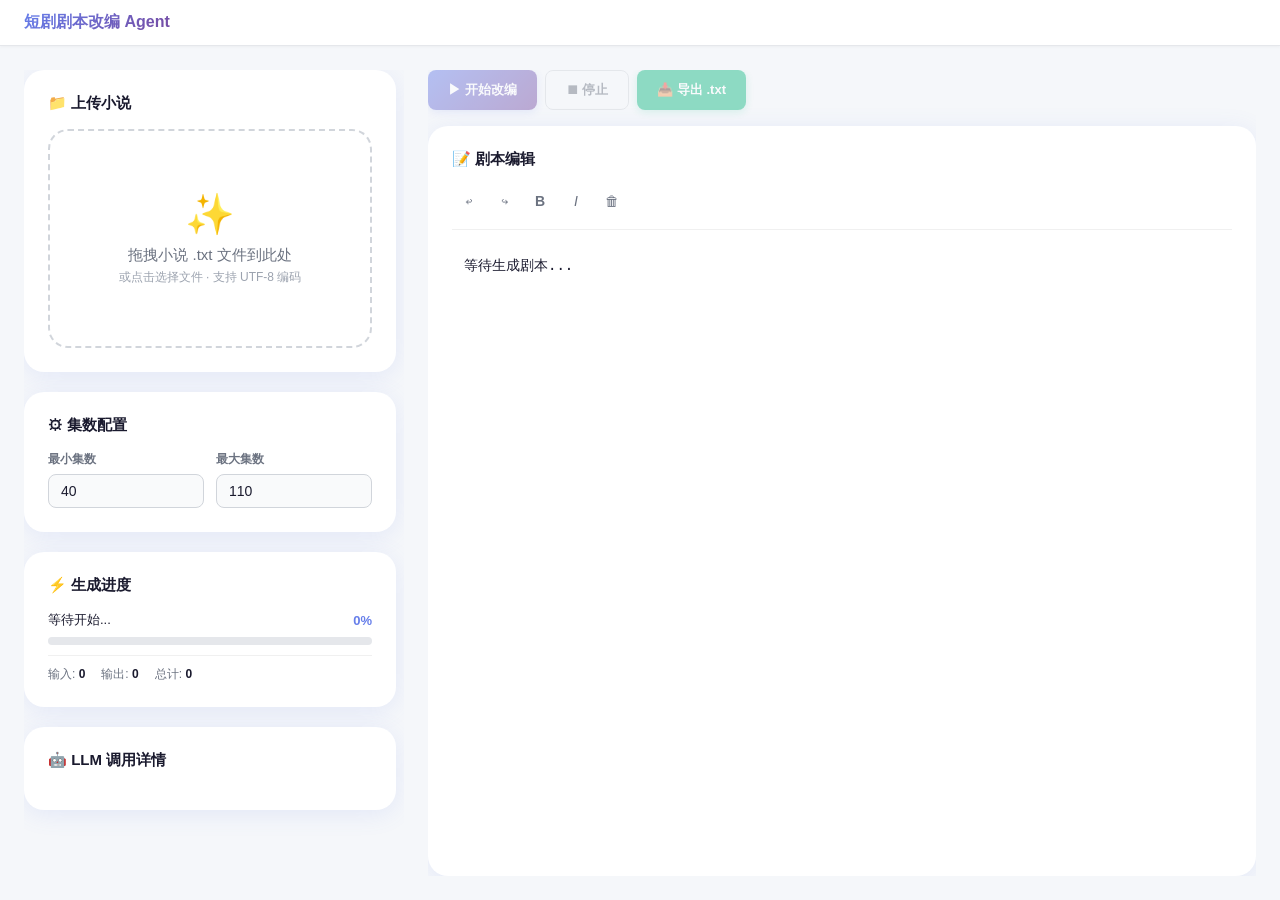
<file: web/index.html>
<!DOCTYPE html>
<html lang="zh-CN">
<head>
<meta charset="UTF-8">
<meta name="viewport" content="width=device-width, initial-scale=1.0">
<title>短剧剧本改编 Agent</title>
<link rel="stylesheet" href="css/style.css">
</head>
<body>

<div class="app-container">

  <!-- ==================== 主工作区 ==================== -->
  <div class="main-workspace">
    <!-- 顶栏 -->
    <div class="top-bar">
      <div class="logo">短剧剧本改编 Agent</div>
    </div>

    <!-- 主内容区 - 左右布局 -->
    <div class="content-area">
      <div class="layout-columns">

        <!-- 左侧栏：上传 + 进度 + LLM 详情 -->
        <div class="left-panel">
          <!-- 拖拽上传卡片 -->
          <div class="card">
            <div class="card-title">&#128193; 上传小说</div>
            <div class="drop-zone" id="dropZone">
              <div class="dz-content">
                <div class="dz-icon">&#10024;</div>
                <div class="dz-text">拖拽小说 .txt 文件到此处</div>
                <div class="dz-hint">或点击选择文件 &#183; 支持 UTF-8 编码</div>
              </div>
              <input type="file" id="fileInput" accept=".txt" style="display:none;">
            </div>
          </div>

          <!-- 集数配置卡片 -->
          <div class="card">
            <div class="card-title">&#9881; 集数配置</div>
            <div class="config-row">
              <div class="config-item">
                <label for="minEpisodes">最小集数</label>
                <input type="number" id="minEpisodes" value="40" min="1" max="200">
              </div>
              <div class="config-item">
                <label for="maxEpisodes">最大集数</label>
                <input type="number" id="maxEpisodes" value="110" min="1" max="200">
              </div>
            </div>
          </div>

          <!-- 进度卡片 -->
          <div class="card progress-section">
            <div class="card-title">&#9889; 生成进度</div>
            <div class="progress-info">
              <span class="progress-status" id="progressStatus">等待开始...</span>
              <span class="progress-percent" id="progressPercent">0%</span>
            </div>
            <div class="progress-track">
              <div class="progress-fill" id="progressFill" style="width: 0%;"></div>
            </div>
            <div class="token-stats" id="tokenStats">
              <span class="token-item">输入: <b id="tokenPrompt">0</b></span>
              <span class="token-item">输出: <b id="tokenCompletion">0</b></span>
              <span class="token-item">总计: <b id="tokenTotal">0</b></span>
            </div>
          </div>

          <!-- LLM 调用详情 -->
          <div class="card llm-trace-section">
            <div class="card-title">&#129302; LLM 调用详情</div>
            <div id="llmTraceList" class="trace-list"></div>
          </div>
        </div>

        <!-- 右侧栏：工具栏 + 编辑器 -->
        <div class="right-panel">
          <!-- 工具栏 -->
          <div class="toolbar">
            <button class="btn btn-primary" id="btnStart" onclick="startGeneration()" disabled>&#9654; 开始改编</button>
            <button class="btn btn-outline" id="btnStop" onclick="stopGeneration()" disabled>&#9209; 停止</button>
            <button class="btn btn-success" id="btnExport" onclick="exportScript()" disabled>&#128229; 导出 .txt</button>
          </div>

          <!-- 编辑器卡片 -->
          <div class="card editor-card">
            <div class="card-title">&#128221; 剧本编辑</div>
            <div class="editor-toolbar">
              <button title="撤销" onclick="document.execCommand('undo')">&#8617;</button>
              <button title="重做" onclick="document.execCommand('redo')">&#8618;</button>
              <button title="加粗" onclick="document.execCommand('bold')"><b>B</b></button>
              <button title="斜体" onclick="document.execCommand('italic')"><i>I</i></button>
              <button title="清空" onclick="clearEditor()">&#128465;</button>
            </div>
            <div class="editor-area" id="editor" contenteditable="true" spellcheck="false">等待生成剧本...</div>
          </div>
        </div>

      </div>
    </div>
  </div>

</div>

<!-- Toast 提示 -->
<div class="toast" id="toast"></div>

<script src="js/app.js"></script>
</body>
</html>
</file>
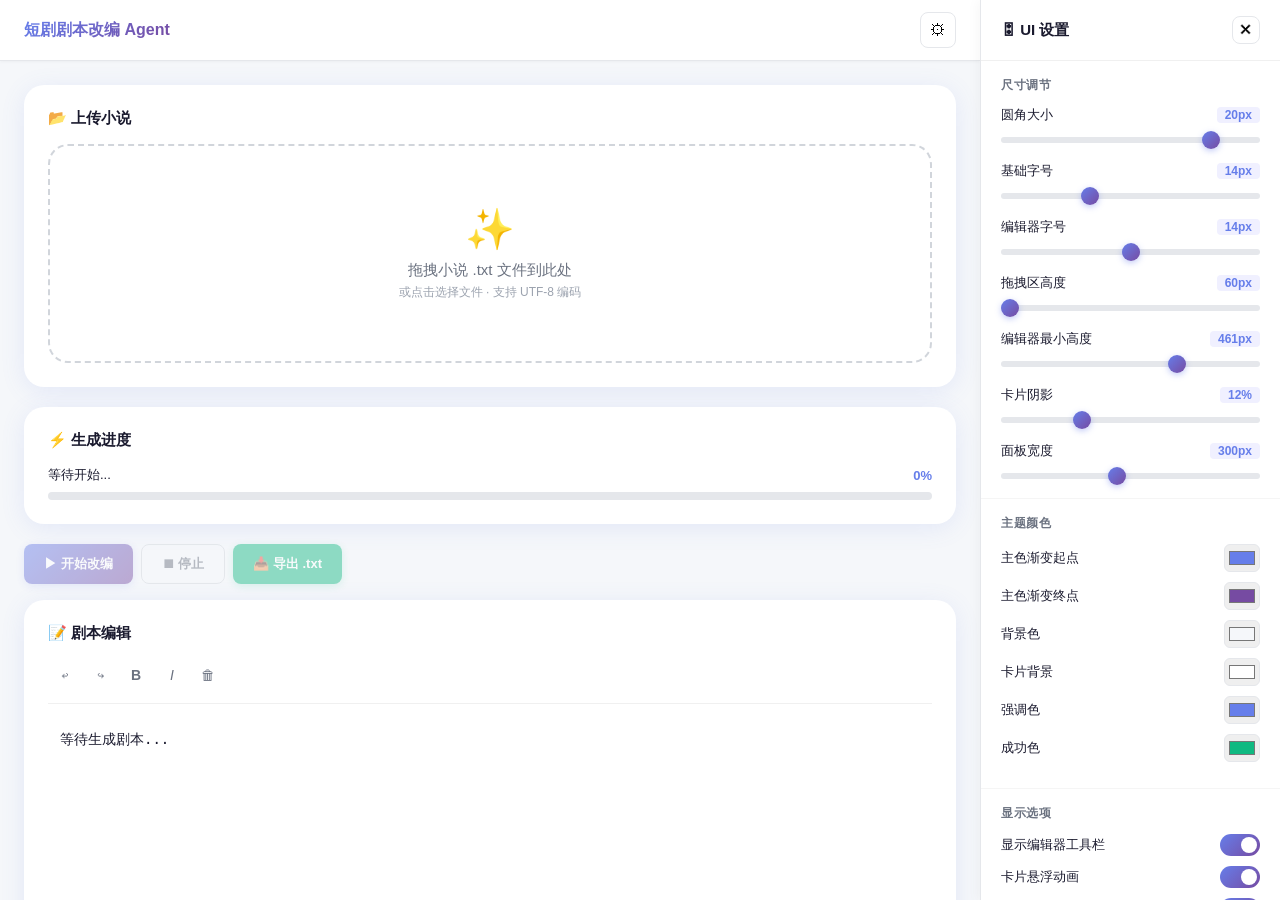
<file: docs/ui-design-c-optimized.html>
<!DOCTYPE html>
<html lang="zh-CN">
<head>
<meta charset="UTF-8">
<meta name="viewport" content="width=device-width, initial-scale=1.0">
<title>方案 C - UI 优化版</title>
<style>
/* ==================== CSS Variables (可调) ==================== */
:root {
  --primary-start: #667eea;
  --primary-end: #764ba2;
  --bg-color: #f5f7fa;
  --card-bg: #ffffff;
  --text-color: #1a1a2e;
  --text-secondary: #6b7280;
  --border-radius: 20px;
  --card-shadow: 0 4px 24px rgba(102, 126, 234, 0.12);
  --drop-zone-height: 60px;
  --editor-min-height: 461px;
  --font-size-base: 14px;
  --font-size-editor: 14px;
  --accent-color: #667eea;
  --success-color: #10b981;
}

/* ==================== Reset & Base ==================== */
* { margin: 0; padding: 0; box-sizing: border-box; }
body {
  font-family: -apple-system, BlinkMacSystemFont, "Segoe UI", "PingFang SC", "Microsoft YaHei", sans-serif;
  background: var(--bg-color);
  color: var(--text-color);
  font-size: var(--font-size-base);
  min-height: 100vh;
  transition: background 0.3s, font-size 0.2s;
}

/* ==================== Layout ==================== */
.app-container {
  display: flex;
  height: 100vh;
  overflow: hidden;
}

/* 右侧面板 - 控制面板 */
.control-panel {
  width: 300px;
  min-width: 260px;
  max-width: 400px;
  background: #fff;
  border-left: 1px solid #e5e7eb;
  display: flex;
  flex-direction: column;
  overflow-y: auto;
  box-shadow: -2px 0 12px rgba(0,0,0,0.04);
  transition: width 0.3s;
}
.control-panel.collapsed { width: 0; min-width: 0; overflow: hidden; border: none; }

.panel-header {
  padding: 16px 20px;
  border-bottom: 1px solid #f0f0f0;
  display: flex;
  align-items: center;
  justify-content: space-between;
  position: sticky;
  top: 0;
  background: #fff;
  z-index: 10;
}
.panel-header h3 {
  font-size: 15px;
  font-weight: 600;
}

.panel-section {
  padding: 16px 20px;
  border-bottom: 1px solid #f5f5f5;
}
.panel-section:last-child { border-bottom: none; }
.panel-section h4 {
  font-size: 12px;
  font-weight: 600;
  color: var(--text-secondary);
  text-transform: uppercase;
  letter-spacing: 0.5px;
  margin-bottom: 12px;
}

/* 滑动条控制 */
.slider-control {
  margin-bottom: 16px;
}
.slider-control:last-child { margin-bottom: 0; }
.slider-label {
  display: flex;
  justify-content: space-between;
  align-items: center;
  margin-bottom: 6px;
}
.slider-label span:first-child {
  font-size: 13px;
  font-weight: 500;
}
.slider-value {
  font-size: 12px;
  color: var(--accent-color);
  font-weight: 600;
  background: #f0f0ff;
  padding: 1px 8px;
  border-radius: 4px;
}
input[type="range"] {
  -webkit-appearance: none;
  appearance: none;
  width: 100%;
  height: 6px;
  border-radius: 3px;
  background: #e5e7eb;
  outline: none;
  cursor: pointer;
}
input[type="range"]::-webkit-slider-thumb {
  -webkit-appearance: none;
  appearance: none;
  width: 18px;
  height: 18px;
  border-radius: 50%;
  background: linear-gradient(135deg, var(--primary-start), var(--primary-end));
  box-shadow: 0 2px 6px rgba(102, 126, 234, 0.4);
  cursor: pointer;
  transition: transform 0.15s;
}
input[type="range"]::-webkit-slider-thumb:hover {
  transform: scale(1.15);
}

/* 颜色选择器 */
.color-row {
  display: flex;
  gap: 8px;
  align-items: center;
  margin-bottom: 10px;
}
.color-row label {
  font-size: 13px;
  flex: 1;
}
.color-row input[type="color"] {
  width: 36px;
  height: 28px;
  border: 1px solid #e5e7eb;
  border-radius: 6px;
  cursor: pointer;
  padding: 2px;
}

/* 开关 */
.switch-row {
  display: flex;
  justify-content: space-between;
  align-items: center;
  margin-bottom: 10px;
}
.switch-row label { font-size: 13px; }
.switch {
  position: relative;
  width: 40px;
  height: 22px;
}
.switch input { opacity: 0; width: 0; height: 0; }
.slider-switch {
  position: absolute;
  cursor: pointer;
  inset: 0;
  background: #d1d5db;
  border-radius: 22px;
  transition: 0.3s;
}
.slider-switch::before {
  content: "";
  position: absolute;
  height: 16px;
  width: 16px;
  left: 3px;
  bottom: 3px;
  background: #fff;
  border-radius: 50%;
  transition: 0.3s;
}
.switch input:checked + .slider-switch {
  background: linear-gradient(135deg, var(--primary-start), var(--primary-end));
}
.switch input:checked + .slider-switch::before {
  transform: translateX(18px);
}

/* 提示词复制按钮 */
.copy-prompt-section {
  padding: 16px 20px;
  background: #fafafe;
  border-bottom: 1px solid #f0f0f0;
}
.copy-prompt-btn {
  width: 100%;
  padding: 10px 16px;
  background: linear-gradient(135deg, var(--primary-start), var(--primary-end));
  color: #fff;
  border: none;
  border-radius: 8px;
  font-size: 13px;
  font-weight: 600;
  cursor: pointer;
  display: flex;
  align-items: center;
  justify-content: center;
  gap: 6px;
  transition: transform 0.15s, box-shadow 0.2s;
}
.copy-prompt-btn:hover {
  transform: translateY(-1px);
  box-shadow: 0 4px 12px rgba(102, 126, 234, 0.4);
}
.copy-prompt-btn:active { transform: scale(0.98); }
.copy-prompt-btn.copied {
  background: var(--success-color);
}

/* ==================== 主工作区 ==================== */
.main-workspace {
  flex: 1;
  display: flex;
  flex-direction: column;
  overflow: hidden;
  transition: all 0.3s;
}

/* 顶栏 */
.top-bar {
  display: flex;
  align-items: center;
  justify-content: space-between;
  padding: 12px 24px;
  background: var(--card-bg);
  border-bottom: 1px solid #e5e7eb;
  box-shadow: 0 1px 3px rgba(0,0,0,0.04);
}
.top-bar .logo {
  font-size: 16px;
  font-weight: 700;
  background: linear-gradient(135deg, var(--primary-start), var(--primary-end));
  -webkit-background-clip: text;
  -webkit-text-fill-color: transparent;
  background-clip: text;
}
.top-bar-actions {
  display: flex;
  gap: 8px;
  align-items: center;
}

/* 面板切换按钮 */
.toggle-panel-btn {
  width: 36px;
  height: 36px;
  border-radius: 8px;
  border: 1px solid #e5e7eb;
  background: #fff;
  cursor: pointer;
  display: flex;
  align-items: center;
  justify-content: center;
  font-size: 16px;
  transition: background 0.2s;
}
.toggle-panel-btn:hover { background: #f5f5f5; }

/* 主内容区 */
.content-area {
  flex: 1;
  overflow-y: auto;
  padding: 24px;
}

/* ==================== 卡片通用 ==================== */
.card {
  background: var(--card-bg);
  border-radius: var(--border-radius);
  box-shadow: var(--card-shadow);
  padding: 24px;
  margin-bottom: 20px;
  transition: box-shadow 0.3s, background 0.3s;
}
.card:hover { box-shadow: 0 8px 32px rgba(102, 126, 234, 0.16); }

.card-title {
  font-size: 15px;
  font-weight: 600;
  margin-bottom: 16px;
  display: flex;
  align-items: center;
  gap: 8px;
}

/* ==================== 拖拽上传区 ==================== */
.drop-zone {
  border: 2px dashed #d1d5db;
  border-radius: var(--border-radius);
  padding: var(--drop-zone-height);
  text-align: center;
  color: var(--text-secondary);
  transition: all 0.3s;
  cursor: pointer;
  position: relative;
  overflow: hidden;
}
.drop-zone::before {
  content: "";
  position: absolute;
  inset: 0;
  background: linear-gradient(135deg, var(--primary-start), var(--primary-end));
  opacity: 0;
  transition: opacity 0.3s;
}
.drop-zone:hover, .drop-zone.drag-over {
  border-color: var(--accent-color);
  color: var(--accent-color);
}
.drop-zone:hover::before, .drop-zone.drag-over::before {
  opacity: 0.04;
}
.drop-zone .dz-content {
  position: relative;
  z-index: 1;
}
.drop-zone .dz-icon {
  font-size: 40px;
  margin-bottom: 8px;
}
.drop-zone .dz-text {
  font-size: 15px;
  font-weight: 500;
}
.drop-zone .dz-hint {
  font-size: 12px;
  color: #9ca3af;
  margin-top: 4px;
}
.drop-zone.has-file {
  border-style: solid;
  border-color: var(--success-color);
  color: var(--success-color);
}

/* ==================== 进度条 ==================== */
.progress-section {
  margin-bottom: 20px;
}
.progress-info {
  display: flex;
  justify-content: space-between;
  align-items: center;
  margin-bottom: 8px;
}
.progress-status {
  font-size: 13px;
  font-weight: 500;
}
.progress-percent {
  font-size: 13px;
  font-weight: 600;
  color: var(--accent-color);
}
.progress-track {
  height: 8px;
  background: #e5e7eb;
  border-radius: 4px;
  overflow: hidden;
}
.progress-fill {
  height: 100%;
  background: linear-gradient(90deg, var(--primary-start), var(--primary-end));
  border-radius: 4px;
  transition: width 0.4s ease;
}

/* ==================== 工具栏 ==================== */
.toolbar {
  display: flex;
  gap: 8px;
  margin-bottom: 16px;
  flex-wrap: wrap;
}
.btn {
  display: inline-flex;
  align-items: center;
  gap: 6px;
  padding: 10px 20px;
  border-radius: 8px;
  border: none;
  font-size: 13px;
  cursor: pointer;
  font-weight: 600;
  transition: transform 0.15s, box-shadow 0.2s, opacity 0.2s;
}
.btn:hover:not(:disabled) { transform: translateY(-1px); }
.btn:active:not(:disabled) { transform: scale(0.97); }
.btn:disabled { opacity: 0.45; cursor: not-allowed; }
.btn-primary {
  background: linear-gradient(135deg, var(--primary-start), var(--primary-end));
  color: #fff;
  box-shadow: 0 2px 8px rgba(102, 126, 234, 0.3);
}
.btn-outline {
  background: transparent;
  border: 1px solid #d1d5db;
  color: var(--text-secondary);
}
.btn-success {
  background: var(--success-color);
  color: #fff;
  box-shadow: 0 2px 8px rgba(16, 185, 129, 0.3);
}

/* ==================== 编辑器 ==================== */
.editor-card .editor-toolbar {
  display: flex;
  gap: 4px;
  padding-bottom: 12px;
  border-bottom: 1px solid #f0f0f0;
  margin-bottom: 12px;
}
.editor-toolbar button {
  width: 32px;
  height: 32px;
  border: none;
  background: transparent;
  border-radius: 6px;
  cursor: pointer;
  font-size: 14px;
  display: flex;
  align-items: center;
  justify-content: center;
  transition: background 0.15s;
  color: var(--text-secondary);
}
.editor-toolbar button:hover { background: #f0f0f0; }

.editor-area {
  min-height: var(--editor-min-height);
  max-height: 60vh;
  overflow-y: auto;
  padding: 12px;
  font-family: "Cascadia Code", "Fira Code", "Consolas", "Source Code Pro", monospace;
  font-size: var(--font-size-editor);
  line-height: 1.7;
  color: var(--text-color);
  outline: none;
  border-radius: 6px;
  transition: box-shadow 0.2s;
  white-space: pre-wrap;
  word-wrap: break-word;
}
.editor-area:focus {
  box-shadow: inset 0 0 0 2px rgba(102, 126, 234, 0.2);
}

/* ==================== 流式打字效果 ==================== */
.streaming-cursor::after {
  content: "▌";
  animation: blink 0.8s infinite;
  color: var(--accent-color);
}
@keyframes blink {
  0%, 100% { opacity: 1; }
  50% { opacity: 0; }
}

/* ==================== Toast 提示 ==================== */
.toast {
  position: fixed;
  bottom: 24px;
  right: 24px;
  background: #1a1a2e;
  color: #fff;
  padding: 12px 20px;
  border-radius: 8px;
  font-size: 13px;
  box-shadow: 0 4px 16px rgba(0,0,0,0.2);
  z-index: 1000;
  opacity: 0;
  transform: translateY(8px);
  transition: all 0.3s;
  pointer-events: none;
}
.toast.show {
  opacity: 1;
  transform: translateY(0);
}

/* ==================== 响应式 ==================== */
@media (max-width: 768px) {
  .app-container { flex-direction: column; }
  .control-panel { width: 100%; max-width: none; border-left: none; border-top: 1px solid #e5e7eb; max-height: 300px; }
}
</style>
</head>
<body>

<div class="app-container">

  <!-- ==================== 主工作区 ==================== -->
  <div class="main-workspace">
    <!-- 顶栏 -->
    <div class="top-bar">
      <div class="logo">短剧剧本改编 Agent</div>
      <div class="top-bar-actions">
        <button class="toggle-panel-btn" onclick="togglePanel()" title="UI 设置面板">⚙</button>
      </div>
    </div>

    <!-- 主内容区 -->
    <div class="content-area">

      <!-- 拖拽上传卡片 -->
      <div class="card">
        <div class="card-title">📂 上传小说</div>
        <div class="drop-zone" id="dropZone">
          <div class="dz-content">
            <div class="dz-icon">✨</div>
            <div class="dz-text">拖拽小说 .txt 文件到此处</div>
            <div class="dz-hint">或点击选择文件 · 支持 UTF-8 编码</div>
          </div>
          <input type="file" id="fileInput" accept=".txt" style="display:none;">
        </div>
      </div>

      <!-- 进度卡片 -->
      <div class="card progress-section">
        <div class="card-title">⚡ 生成进度</div>
        <div class="progress-info">
          <span class="progress-status" id="progressStatus">等待开始...</span>
          <span class="progress-percent" id="progressPercent">0%</span>
        </div>
        <div class="progress-track">
          <div class="progress-fill" id="progressFill" style="width: 0%;"></div>
        </div>
      </div>

      <!-- 工具栏 -->
      <div class="toolbar">
        <button class="btn btn-primary" id="btnStart" onclick="startGeneration()">▶ 开始改编</button>
        <button class="btn btn-outline" id="btnStop" onclick="stopGeneration()" disabled>⏹ 停止</button>
        <button class="btn btn-success" id="btnExport" onclick="exportScript()" disabled>📥 导出 .txt</button>
      </div>

      <!-- 编辑器卡片 -->
      <div class="card editor-card">
        <div class="card-title">📝 剧本编辑</div>
        <div class="editor-toolbar">
          <button title="撤销" onclick="document.execCommand('undo')">↩</button>
          <button title="重做" onclick="document.execCommand('redo')">↪</button>
          <button title="加粗" onclick="document.execCommand('bold')"><b>B</b></button>
          <button title="斜体" onclick="document.execCommand('italic')"><i>I</i></button>
          <button title="清空" onclick="clearEditor()">🗑</button>
        </div>
        <div class="editor-area" id="editor" contenteditable="true" spellcheck="false">等待生成剧本...</div>
      </div>

    </div>
  </div>

  <!-- ==================== 右侧控制面板 ==================== -->
  <div class="control-panel" id="controlPanel">
    <div class="panel-header">
      <h3>🎛 UI 设置</h3>
      <button class="toggle-panel-btn" onclick="togglePanel()" style="width:28px;height:28px;font-size:14px;">✕</button>
    </div>

    <!-- 尺寸调节 -->
    <div class="panel-section">
      <h4>尺寸调节</h4>

      <div class="slider-control">
        <div class="slider-label">
          <span>圆角大小</span>
          <span class="slider-value" id="radiusVal">20px</span>
        </div>
        <input type="range" min="0" max="24" value="20" oninput="updateCSSVar('--border-radius', this.value + 'px', 'radiusVal')">
      </div>

      <div class="slider-control">
        <div class="slider-label">
          <span>基础字号</span>
          <span class="slider-value" id="fontSizeVal">14px</span>
        </div>
        <input type="range" min="12" max="18" value="14" oninput="updateCSSVar('--font-size-base', this.value + 'px', 'fontSizeVal')">
      </div>

      <div class="slider-control">
        <div class="slider-label">
          <span>编辑器字号</span>
          <span class="slider-value" id="editorFontVal">14px</span>
        </div>
        <input type="range" min="10" max="18" value="14" oninput="updateCSSVar('--font-size-editor', this.value + 'px', 'editorFontVal')">
      </div>

      <div class="slider-control">
        <div class="slider-label">
          <span>拖拽区高度</span>
          <span class="slider-value" id="dropZoneVal">60px</span>
        </div>
        <input type="range" min="60" max="200" value="60" oninput="updateCSSVar('--drop-zone-height', this.value + 'px', 'dropZoneVal')">
      </div>

      <div class="slider-control">
        <div class="slider-label">
          <span>编辑器最小高度</span>
          <span class="slider-value" id="editorHeightVal">461px</span>
        </div>
        <input type="range" min="150" max="600" value="461" oninput="updateCSSVar('--editor-min-height', this.value + 'px', 'editorHeightVal')">
      </div>

      <div class="slider-control">
        <div class="slider-label">
          <span>卡片阴影</span>
          <span class="slider-value" id="shadowVal">12%</span>
        </div>
        <input type="range" min="0" max="40" value="12" oninput="updateShadow(this.value)">
      </div>

      <div class="slider-control">
        <div class="slider-label">
          <span>面板宽度</span>
          <span class="slider-value" id="panelWidthVal">300px</span>
        </div>
        <input type="range" min="220" max="400" value="300" oninput="updatePanelWidth(this.value)">
      </div>
    </div>

    <!-- 颜色调节 -->
    <div class="panel-section">
      <h4>主题颜色</h4>

      <div class="color-row">
        <label>主色渐变起点</label>
        <input type="color" value="#667eea" oninput="updateCSSVar('--primary-start', this.value)">
      </div>
      <div class="color-row">
        <label>主色渐变终点</label>
        <input type="color" value="#764ba2" oninput="updateCSSVar('--primary-end', this.value)">
      </div>
      <div class="color-row">
        <label>背景色</label>
        <input type="color" value="#f5f7fa" oninput="updateCSSVar('--bg-color', this.value)">
      </div>
      <div class="color-row">
        <label>卡片背景</label>
        <input type="color" value="#ffffff" oninput="updateCSSVar('--card-bg', this.value)">
      </div>
      <div class="color-row">
        <label>强调色</label>
        <input type="color" value="#667eea" oninput="updateCSSVar('--accent-color', this.value)">
      </div>
      <div class="color-row">
        <label>成功色</label>
        <input type="color" value="#10b981" oninput="updateCSSVar('--success-color', this.value)">
      </div>
    </div>

    <!-- 开关 -->
    <div class="panel-section">
      <h4>显示选项</h4>

      <div class="switch-row">
        <label>显示编辑器工具栏</label>
        <label class="switch">
          <input type="checkbox" checked onchange="document.querySelector('.editor-toolbar').style.display = this.checked ? 'flex' : 'none'">
          <span class="slider-switch"></span>
        </label>
      </div>

      <div class="switch-row">
        <label>卡片悬浮动画</label>
        <label class="switch">
          <input type="checkbox" checked id="cardHoverToggle">
          <span class="slider-switch"></span>
        </label>
      </div>

      <div class="switch-row">
        <label>流式光标闪烁</label>
        <label class="switch">
          <input type="checkbox" checked onchange="document.getElementById('editor').classList.toggle('streaming-cursor', this.checked)">
          <span class="slider-switch"></span>
        </label>
      </div>
    </div>

    <!-- 提示词复制 -->
    <div class="copy-prompt-section">
      <button class="copy-prompt-btn" id="copyPromptBtn" onclick="copyPrompt()">
        📋 复制 UI 调整提示词
      </button>
    </div>
  </div>

</div>

<!-- Toast 提示 -->
<div class="toast" id="toast"></div>

<script>
// ==================== CSS 变量更新 ====================
function updateCSSVar(name, value, valId) {
  document.documentElement.style.setProperty(name, value);
  if (valId) document.getElementById(valId).textContent = value;
}

function updateShadow(val) {
  document.getElementById('shadowVal').textContent = val + '%';
  const v = val / 100;
  document.documentElement.style.setProperty('--card-shadow',
    `0 4px 24px rgba(102, 126, 234, ${v})`);
}

function updatePanelWidth(val) {
  document.getElementById('panelWidthVal').textContent = val + 'px';
  document.getElementById('controlPanel').style.width = val + 'px';
}

// ==================== 面板切换 ====================
function togglePanel() {
  document.getElementById('controlPanel').classList.toggle('collapsed');
}

// ==================== Toast ====================
function showToast(msg, duration = 2000) {
  const t = document.getElementById('toast');
  t.textContent = msg;
  t.classList.add('show');
  setTimeout(() => t.classList.remove('show'), duration);
}

// ==================== 文件拖拽 ====================
const dropZone = document.getElementById('dropZone');
const fileInput = document.getElementById('fileInput');

dropZone.addEventListener('click', () => fileInput.click());

dropZone.addEventListener('dragover', (e) => {
  e.preventDefault();
  dropZone.classList.add('drag-over');
});
dropZone.addEventListener('dragleave', () => dropZone.classList.remove('drag-over'));
dropZone.addEventListener('drop', (e) => {
  e.preventDefault();
  dropZone.classList.remove('drag-over');
  const file = e.dataTransfer.files[0];
  if (file && file.name.endsWith('.txt')) handleFile(file);
  else showToast('请上传 .txt 文件');
});
fileInput.addEventListener('change', (e) => {
  if (e.target.files[0]) handleFile(e.target.files[0]);
});

function handleFile(file) {
  dropZone.classList.add('has-file');
  dropZone.querySelector('.dz-content').innerHTML = `
    <div class="dz-icon">✓</div>
    <div class="dz-text">${file.name}</div>
    <div class="dz-hint">${(file.size / 1024).toFixed(1)} KB · 已加载</div>
  `;
  document.getElementById('btnStart').disabled = false;
  showToast('文件已加载: ' + file.name);
}

// ==================== 模拟流式生成 ====================
let generating = false;
let genInterval = null;

const sampleScript = `第一集

1-1 日 内 贺家客厅

△ 贺夫人坐在沙发上，神色焦急。茶几上放着一张泛黄的照片。

贺夫人（焦急）：大小姐到底去了哪里？这都三天了！

△ 门铃响起，保姆快步走去开门。

保姆：夫人，有人找您！

△ 门口站着一个浑身湿透的年轻女子，正是失踪三天的大小姐贺晚。

贺晚（冷笑）：我回来了。不过，我不是一个人回来的。

△ 贺晚侧身，身后跟着一个高大的男人。

【闪回】

2-1 夜 外 雨夜街道

△ 贺晚独自走在雨中，手里紧紧攥着一份DNA鉴定报告。

贺晚（OS）：原来这么多年，我才是那个被调换的真千金。

【闪出】

3-1 日 内 贺家客厅

△ 贺夫人脸色瞬间苍白。

贺夫人（颤抖）：你......你是谁？

贺晚：我是谁不重要。重要的是，你们贺家欠我的，该还了。`;

function startGeneration() {
  if (generating) return;
  generating = true;

  const btnStart = document.getElementById('btnStart');
  const btnStop = document.getElementById('btnStop');
  const btnExport = document.getElementById('btnExport');
  const editor = document.getElementById('editor');
  const status = document.getElementById('progressStatus');
  const percent = document.getElementById('progressPercent');
  const fill = document.getElementById('progressFill');

  btnStart.disabled = true;
  btnStop.disabled = false;
  btnExport.disabled = true;
  editor.textContent = '';
  editor.classList.add('streaming-cursor');


  let i = 0;
  const speed = 30;
  genInterval = setInterval(() => {
    if (i < sampleScript.length) {
      editor.textContent += sampleScript[i];
      i++;
      const p = Math.min(100, Math.floor((i / sampleScript.length) * 100));
      fill.style.width = p + '%';
      percent.textContent = p + '%';
      status.textContent = `正在生成... ${i}/${sampleScript.length} 字符`;
      editor.scrollTop = editor.scrollHeight;
    } else {
      clearInterval(genInterval);
      generating = false;
      btnStart.disabled = false;
      btnStop.disabled = true;
      btnExport.disabled = false;
      editor.classList.remove('streaming-cursor');
      status.textContent = '生成完成！';
      showToast('剧本生成完成！可以编辑后导出。');
    }
  }, speed);
}

function stopGeneration() {
  if (!generating) return;
  clearInterval(genInterval);
  generating = false;
  document.getElementById('btnStart').disabled = false;
  document.getElementById('btnStop').disabled = true;
  document.getElementById('editor').classList.remove('streaming-cursor');
  document.getElementById('progressStatus').textContent = '已停止';
  showToast('生成已停止');
}

// ==================== 导出 ====================
function exportScript() {
  const content = document.getElementById('editor').textContent;
  if (!content || content === '等待生成剧本...') {
    showToast('没有可导出的内容');
    return;
  }
  const blob = new Blob([content], { type: 'text/plain;charset=utf-8' });
  const url = URL.createObjectURL(blob);
  const a = document.createElement('a');
  a.href = url;
  a.download = '短剧剧本.txt';
  a.click();
  URL.revokeObjectURL(url);
  showToast('剧本已导出！');
}

// ==================== 清空编辑器 ====================
function clearEditor() {
  document.getElementById('editor').textContent = '';
}

// ==================== 提示词复制 ====================
function copyPrompt() {
  const root = getComputedStyle(document.documentElement);
  const vars = {
    'border-radius': root.getPropertyValue('--border-radius').trim(),
    'font-size-base': root.getPropertyValue('--font-size-base').trim(),
    'font-size-editor': root.getPropertyValue('--font-size-editor').trim(),
    'drop-zone-height': root.getPropertyValue('--drop-zone-height').trim(),
    'editor-min-height': root.getPropertyValue('--editor-min-height').trim(),
    'primary-start': root.getPropertyValue('--primary-start').trim(),
    'primary-end': root.getPropertyValue('--primary-end').trim(),
    'bg-color': root.getPropertyValue('--bg-color').trim(),
    'card-bg': root.getPropertyValue('--card-bg').trim(),
    'accent-color': root.getPropertyValue('--accent-color').trim(),
    'success-color': root.getPropertyValue('--success-color').trim(),
  };

  const prompt = `请帮我调整短剧剧本改编页面的 UI，具体参数如下：
- 圆角大小: ${vars['border-radius']}
- 基础字号: ${vars['font-size-base']}
- 编辑器字号: ${vars['font-size-editor']}
- 拖拽区高度: ${vars['drop-zone-height']}
- 编辑器最小高度: ${vars['editor-min-height']}
- 主色渐变起点: ${vars['primary-start']}
- 主色渐变终点: ${vars['primary-end']}
- 背景色: ${vars['bg-color']}
- 卡片背景: ${vars['card-bg']}
- 强调色: ${vars['accent-color']}
- 成功色: ${vars['success-color']}

请在方案 C 的基础上应用这些 UI 调整。`;

  navigator.clipboard.writeText(prompt).then(() => {
    const btn = document.getElementById('copyPromptBtn');
    btn.classList.add('copied');
    btn.textContent = '✓ 已复制到剪贴板';
    showToast('提示词已复制！粘贴给 AI 即可应用调整。');
    setTimeout(() => {
      btn.classList.remove('copied');
      btn.innerHTML = '📋 复制 UI 调整提示词';
    }, 3000);
  }).catch(() => {
    // 降级方案：选中 textarea
    const ta = document.createElement('textarea');
    ta.value = prompt;
    document.body.appendChild(ta);
    ta.select();
    document.execCommand('copy');
    document.body.removeChild(ta);
    showToast('提示词已复制（降级方式）');
  });
}

// 初始化按钮状态
document.getElementById('btnStart').disabled = true;
</script>
</body>
</html>
</file>
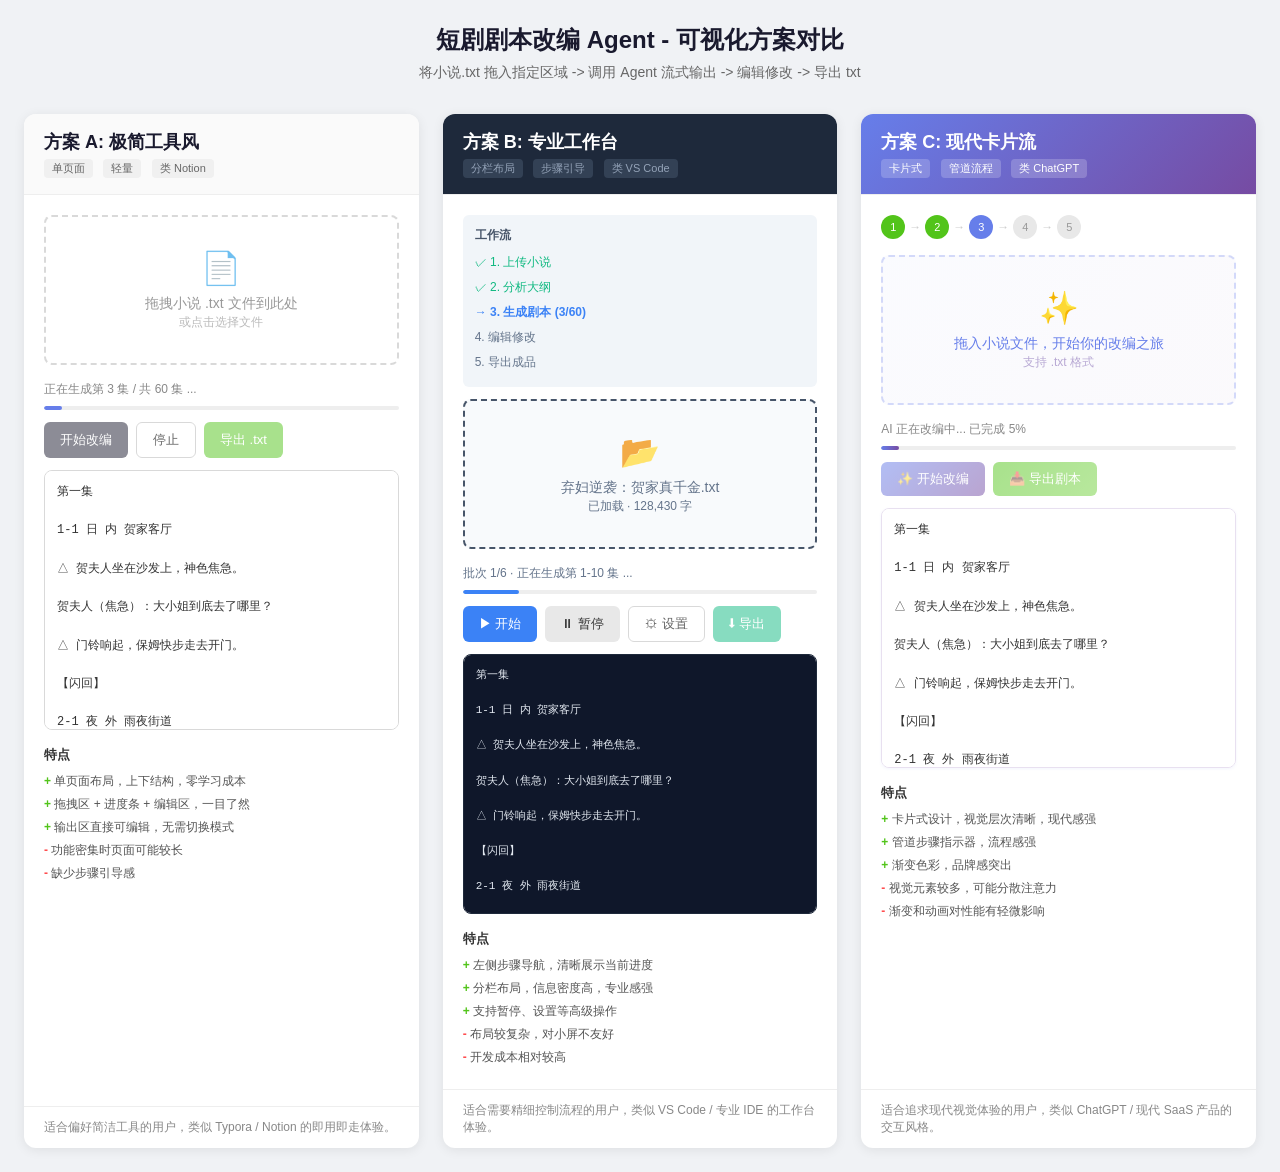
<file: docs/ui-design-comparison.html>
<!DOCTYPE html>
<html lang="zh-CN">
<head>
<meta charset="UTF-8">
<meta name="viewport" content="width=device-width, initial-scale=1.0">
<title>短剧剧本改编 Agent - UI 方案对比</title>
<style>
  /* ==================== 全局 ==================== */
  * { margin: 0; padding: 0; box-sizing: border-box; }
  body {
    font-family: -apple-system, BlinkMacSystemFont, "Segoe UI", "PingFang SC", "Microsoft YaHei", sans-serif;
    background: #f0f2f5;
    color: #1a1a2e;
    padding: 24px;
  }
  h1.page-title {
    text-align: center;
    font-size: 24px;
    margin-bottom: 8px;
    color: #1a1a2e;
  }
  p.page-subtitle {
    text-align: center;
    font-size: 14px;
    color: #666;
    margin-bottom: 32px;
  }

  /* 网格布局 */
  .grid {
    display: grid;
    grid-template-columns: repeat(3, 1fr);
    gap: 24px;
    max-width: 1600px;
    margin: 0 auto;
  }
  @media (max-width: 1200px) {
    .grid { grid-template-columns: 1fr; max-width: 600px; }
  }

  /* 方案卡片容器 */
  .scheme {
    background: #fff;
    border-radius: 12px;
    overflow: hidden;
    box-shadow: 0 2px 12px rgba(0,0,0,0.08);
    display: flex;
    flex-direction: column;
  }
  .scheme-header {
    padding: 16px 20px;
    border-bottom: 1px solid #eee;
  }
  .scheme-header h2 {
    font-size: 18px;
    margin-bottom: 4px;
  }
  .scheme-header .tag {
    display: inline-block;
    font-size: 11px;
    padding: 2px 8px;
    border-radius: 4px;
    margin-right: 6px;
    font-weight: 500;
  }
  .scheme-body {
    padding: 20px;
    flex: 1;
  }
  .scheme-footer {
    padding: 12px 20px;
    border-top: 1px solid #eee;
    font-size: 12px;
    color: #888;
  }

  /* 通用组件模拟 */
  .drop-zone {
    border: 2px dashed #ccc;
    border-radius: 8px;
    padding: 32px 16px;
    text-align: center;
    color: #999;
    font-size: 14px;
    transition: border-color .2s;
    cursor: pointer;
    margin-bottom: 16px;
  }
  .drop-zone:hover { border-color: #667eea; color: #667eea; }
  .drop-zone .icon { font-size: 32px; margin-bottom: 8px; }

  .output-area {
    background: #fafafa;
    border: 1px solid #e8e8e8;
    border-radius: 8px;
    padding: 12px;
    font-family: "Cascadia Code", "Fira Code", "Consolas", monospace;
    font-size: 12px;
    line-height: 1.6;
    max-height: 260px;
    overflow-y: auto;
    white-space: pre-wrap;
    color: #333;
    margin-bottom: 12px;
  }

  .toolbar {
    display: flex;
    gap: 8px;
    margin-bottom: 12px;
  }
  .btn {
    display: inline-flex;
    align-items: center;
    gap: 4px;
    padding: 8px 16px;
    border-radius: 6px;
    border: none;
    font-size: 13px;
    cursor: pointer;
    font-weight: 500;
  }
  .btn-primary { background: #667eea; color: #fff; }
  .btn-secondary { background: #e8e8e8; color: #333; }
  .btn-success { background: #52c41a; color: #fff; }
  .btn-outline { background: transparent; border: 1px solid #d9d9d9; color: #666; }
  .btn:disabled { opacity: 0.5; cursor: not-allowed; }

  .progress-bar {
    height: 4px;
    background: #eee;
    border-radius: 2px;
    overflow: hidden;
    margin-bottom: 12px;
  }
  .progress-bar .fill {
    height: 100%;
    background: #667eea;
    border-radius: 2px;
    transition: width .3s;
  }

  .status-text {
    font-size: 12px;
    color: #888;
    margin-bottom: 8px;
  }

  .editable {
    outline: none;
  }
  .editable:focus {
    box-shadow: inset 0 0 0 2px #667eea33;
  }

  /* ==================== 方案 A: 极简工具风 ==================== */
  .scheme-a .scheme-header { background: #fafafa; }
  .scheme-a .tag { background: #f0f0f0; color: #666; }
  .scheme-a .drop-zone { border-color: #d9d9d9; background: #fff; }
  .scheme-a .output-area { background: #fff; border-color: #d9d9d9; }
  .scheme-a .btn-primary { background: #1a1a2e; }

  /* ==================== 方案 B: 专业工作台 ==================== */
  .scheme-b .scheme-header { background: #1e293b; color: #fff; }
  .scheme-b .tag { background: #334155; color: #94a3b8; }
  .scheme-b .drop-zone { border-color: #475569; background: #f8fafc; color: #64748b; }
  .scheme-b .drop-zone:hover { border-color: #3b82f6; color: #3b82f6; }
  .scheme-b .output-area { background: #0f172a; color: #e2e8f0; border-color: #1e293b; font-size: 11px; }
  .scheme-b .btn-primary { background: #3b82f6; }
  .scheme-b .btn-success { background: #10b981; }
  .scheme-b .progress-bar .fill { background: #3b82f6; }
  .scheme-b .status-text { color: #64748b; }
  .scheme-b .sidebar {
    background: #f1f5f9;
    border-radius: 6px;
    padding: 12px;
    margin-bottom: 12px;
    font-size: 12px;
  }
  .scheme-b .sidebar h4 { font-size: 12px; color: #475569; margin-bottom: 6px; }
  .scheme-b .sidebar .step { padding: 4px 0; color: #64748b; }
  .scheme-b .sidebar .step.active { color: #3b82f6; font-weight: 600; }
  .scheme-b .sidebar .step.done { color: #10b981; }

  /* ==================== 方案 C: 现代卡片流 ==================== */
  .scheme-c .scheme-header { background: linear-gradient(135deg, #667eea 0%, #764ba2 100%); color: #fff; }
  .scheme-c .tag { background: rgba(255,255,255,0.2); color: #fff; }
  .scheme-c .drop-zone {
    border-color: #667eea44;
    background: linear-gradient(135deg, #667eea08 0%, #764ba208 100%);
    color: #667eea;
  }
  .scheme-c .output-area {
    background: #fff;
    border: 1px solid #e8e0f0;
    box-shadow: 0 1px 3px rgba(102,126,234,0.08);
  }
  .scheme-c .btn-primary {
    background: linear-gradient(135deg, #667eea 0%, #764ba2 100%);
  }
  .scheme-c .btn-success {
    background: linear-gradient(135deg, #52c41a 0%, #73d13d 100%);
  }
  .scheme-c .progress-bar .fill {
    background: linear-gradient(90deg, #667eea, #764ba2);
  }
  .scheme-c .pipeline {
    display: flex;
    gap: 4px;
    margin-bottom: 16px;
    align-items: center;
  }
  .scheme-c .pipeline .dot {
    width: 24px;
    height: 24px;
    border-radius: 50%;
    background: #e8e8e8;
    display: flex;
    align-items: center;
    justify-content: center;
    font-size: 11px;
    color: #999;
    flex-shrink: 0;
  }
  .scheme-c .pipeline .dot.active { background: #667eea; color: #fff; }
  .scheme-c .pipeline .dot.done { background: #52c41a; color: #fff; }
  .scheme-c .pipeline .arrow { color: #ccc; font-size: 12px; flex-shrink: 0; }

  /* 方案说明 */
  .pros-cons {
    margin-top: 16px;
    font-size: 12px;
  }
  .pros-cons h4 { font-size: 13px; margin-bottom: 6px; color: #333; }
  .pros-cons ul { list-style: none; padding: 0; }
  .pros-cons li { padding: 3px 0; color: #555; }
  .pros-cons li::before { content: "+ "; color: #52c41a; font-weight: bold; }
  .pros-cons li.con::before { content: "- "; color: #ff4d4f; }
</style>
</head>
<body>

<h1 class="page-title">短剧剧本改编 Agent - 可视化方案对比</h1>
<p class="page-subtitle">将小说.txt 拖入指定区域 -> 调用 Agent 流式输出 -> 编辑修改 -> 导出 txt</p>

<div class="grid">

  <!-- ======================== 方案 A: 极简工具风 ======================== -->
  <div class="scheme scheme-a">
    <div class="scheme-header">
      <h2>方案 A: 极简工具风</h2>
      <span class="tag">单页面</span>
      <span class="tag">轻量</span>
      <span class="tag">类 Notion</span>
    </div>
    <div class="scheme-body">
      <!-- 拖拽区域 -->
      <div class="drop-zone">
        <div class="icon">📄</div>
        拖拽小说 .txt 文件到此处<br>
        <span style="font-size:12px;color:#bbb;">或点击选择文件</span>
      </div>

      <!-- 状态 + 进度 -->
      <div class="status-text">正在生成第 3 集 / 共 60 集 ...</div>
      <div class="progress-bar"><div class="fill" style="width:5%;"></div></div>

      <!-- 工具栏 -->
      <div class="toolbar">
        <button class="btn btn-primary" disabled>开始改编</button>
        <button class="btn btn-outline">停止</button>
        <button class="btn btn-success" disabled>导出 .txt</button>
      </div>

      <!-- 输出/编辑区域 -->
      <div class="output-area editable" contenteditable="true">第一集

1-1 日 内 贺家客厅

△ 贺夫人坐在沙发上，神色焦急。

贺夫人（焦急）：大小姐到底去了哪里？

△ 门铃响起，保姆快步走去开门。

【闪回】

2-1 夜 外 雨夜街道

△ 女主独自走在雨中，浑身湿透。</div>

      <div class="pros-cons">
        <h4>特点</h4>
        <ul>
          <li>单页面布局，上下结构，零学习成本</li>
          <li>拖拽区 + 进度条 + 编辑区，一目了然</li>
          <li>输出区直接可编辑，无需切换模式</li>
          <li class="con">功能密集时页面可能较长</li>
          <li class="con">缺少步骤引导感</li>
        </ul>
      </div>
    </div>
    <div class="scheme-footer">
      适合偏好简洁工具的用户，类似 Typora / Notion 的即用即走体验。
    </div>
  </div>

  <!-- ======================== 方案 B: 专业工作台 ======================== -->
  <div class="scheme scheme-b">
    <div class="scheme-header">
      <h2>方案 B: 专业工作台</h2>
      <span class="tag">分栏布局</span>
      <span class="tag">步骤引导</span>
      <span class="tag">类 VS Code</span>
    </div>
    <div class="scheme-body">
      <!-- 左侧步骤栏 -->
      <div class="sidebar">
        <h4>工作流</h4>
        <div class="step done">✓ 1. 上传小说</div>
        <div class="step done">✓ 2. 分析大纲</div>
        <div class="step active">→ 3. 生成剧本 (3/60)</div>
        <div class="step">4. 编辑修改</div>
        <div class="step">5. 导出成品</div>
      </div>

      <!-- 拖拽区域 -->
      <div class="drop-zone">
        <div class="icon">📂</div>
        弃妇逆袭：贺家真千金.txt<br>
        <span style="font-size:12px;">已加载 · 128,430 字</span>
      </div>

      <!-- 状态 + 进度 -->
      <div class="status-text">批次 1/6 · 正在生成第 1-10 集 ...</div>
      <div class="progress-bar"><div class="fill" style="width:16%;"></div></div>

      <!-- 工具栏 -->
      <div class="toolbar">
        <button class="btn btn-primary">▶ 开始</button>
        <button class="btn btn-secondary">⏸ 暂停</button>
        <button class="btn btn-outline">⚙ 设置</button>
        <button class="btn btn-success" disabled>⬇ 导出</button>
      </div>

      <!-- 输出/编辑区域 -->
      <div class="output-area editable" contenteditable="true">第一集

1-1 日 内 贺家客厅

△ 贺夫人坐在沙发上，神色焦急。

贺夫人（焦急）：大小姐到底去了哪里？

△ 门铃响起，保姆快步走去开门。

【闪回】

2-1 夜 外 雨夜街道

△ 女主独自走在雨中，浑身湿透。</div>

      <div class="pros-cons">
        <h4>特点</h4>
        <ul>
          <li>左侧步骤导航，清晰展示当前进度</li>
          <li>分栏布局，信息密度高，专业感强</li>
          <li>支持暂停、设置等高级操作</li>
          <li class="con">布局较复杂，对小屏不友好</li>
          <li class="con">开发成本相对较高</li>
        </ul>
      </div>
    </div>
    <div class="scheme-footer">
      适合需要精细控制流程的用户，类似 VS Code / 专业 IDE 的工作台体验。
    </div>
  </div>

  <!-- ======================== 方案 C: 现代卡片流 ======================== -->
  <div class="scheme scheme-c">
    <div class="scheme-header">
      <h2>方案 C: 现代卡片流</h2>
      <span class="tag">卡片式</span>
      <span class="tag">管道流程</span>
      <span class="tag">类 ChatGPT</span>
    </div>
    <div class="scheme-body">
      <!-- 管道步骤指示器 -->
      <div class="pipeline">
        <div class="dot done">1</div>
        <span class="arrow">→</span>
        <div class="dot done">2</div>
        <span class="arrow">→</span>
        <div class="dot active">3</div>
        <span class="arrow">→</span>
        <div class="dot">4</div>
        <span class="arrow">→</span>
        <div class="dot">5</div>
      </div>

      <!-- 拖拽区域 -->
      <div class="drop-zone">
        <div class="icon">✨</div>
        拖入小说文件，开始你的改编之旅<br>
        <span style="font-size:12px;color:#b8a9d4;">支持 .txt 格式</span>
      </div>

      <!-- 状态 + 进度 -->
      <div class="status-text">AI 正在改编中... 已完成 5%</div>
      <div class="progress-bar"><div class="fill" style="width:5%;"></div></div>

      <!-- 工具栏 -->
      <div class="toolbar">
        <button class="btn btn-primary" disabled>✨ 开始改编</button>
        <button class="btn btn-success" disabled>📥 导出剧本</button>
      </div>

      <!-- 输出/编辑区域 -->
      <div class="output-area editable" contenteditable="true">第一集

1-1 日 内 贺家客厅

△ 贺夫人坐在沙发上，神色焦急。

贺夫人（焦急）：大小姐到底去了哪里？

△ 门铃响起，保姆快步走去开门。

【闪回】

2-1 夜 外 雨夜街道

△ 女主独自走在雨中，浑身湿透。</div>

      <div class="pros-cons">
        <h4>特点</h4>
        <ul>
          <li>卡片式设计，视觉层次清晰，现代感强</li>
          <li>管道步骤指示器，流程感强</li>
          <li>渐变色彩，品牌感突出</li>
          <li class="con">视觉元素较多，可能分散注意力</li>
          <li class="con">渐变和动画对性能有轻微影响</li>
        </ul>
      </div>
    </div>
    <div class="scheme-footer">
      适合追求现代视觉体验的用户，类似 ChatGPT / 现代 SaaS 产品的交互风格。
    </div>
  </div>

</div>

</body>
</html>
</file>
<file: web/css/style.css>
/* ==================== CSS Variables (可调) ==================== */
:root {
  --primary-start: #667eea;
  --primary-end: #764ba2;
  --bg-color: #f5f7fa;
  --card-bg: #ffffff;
  --text-color: #1a1a2e;
  --text-secondary: #6b7280;
  --border-radius: 20px;
  --card-shadow: 0 4px 24px rgba(102, 126, 234, 0.12);
  --drop-zone-height: 60px;
  --editor-min-height: 461px;
  --font-size-base: 14px;
  --font-size-editor: 14px;
  --accent-color: #667eea;
  --success-color: #10b981;
}

/* ==================== Reset & Base ==================== */
* { margin: 0; padding: 0; box-sizing: border-box; }
body {
  font-family: -apple-system, BlinkMacSystemFont, "Segoe UI", "PingFang SC", "Microsoft YaHei", sans-serif;
  background: var(--bg-color);
  color: var(--text-color);
  font-size: var(--font-size-base);
  min-height: 100vh;
  transition: background 0.3s, font-size 0.2s;
}

/* ==================== Layout ==================== */
.app-container {
  display: flex;
  height: 100vh;
  overflow: hidden;
}

/* ==================== 主工作区 ==================== */
.main-workspace {
  flex: 1;
  display: flex;
  flex-direction: column;
  overflow: hidden;
}

/* 顶栏 */
.top-bar {
  display: flex;
  align-items: center;
  justify-content: space-between;
  padding: 12px 24px;
  background: var(--card-bg);
  border-bottom: 1px solid #e5e7eb;
  box-shadow: 0 1px 3px rgba(0,0,0,0.04);
}
.top-bar .logo {
  font-size: 16px;
  font-weight: 700;
  background: linear-gradient(135deg, var(--primary-start), var(--primary-end));
  -webkit-background-clip: text;
  -webkit-text-fill-color: transparent;
  background-clip: text;
}

/* 主内容区 */
.content-area {
  flex: 1;
  overflow: hidden;
  padding: 24px;
}

/* ==================== 左右布局 ==================== */
.layout-columns {
  display: flex;
  gap: 24px;
  height: 100%;
}

/* 左侧栏：固定宽度，可滚动 */
.left-panel {
  width: 380px;
  flex-shrink: 0;
  overflow-y: auto;
  padding-right: 8px;
}

.left-panel::-webkit-scrollbar {
  width: 6px;
}
.left-panel::-webkit-scrollbar-thumb {
  background: #d1d5db;
  border-radius: 3px;
}

/* 右侧栏：自适应，占满剩余空间 */
.right-panel {
  flex: 1;
  display: flex;
  flex-direction: column;
  min-width: 0;
  overflow: hidden;
}

/* 右侧工具栏固定在顶部 */
.right-panel .toolbar {
  margin-bottom: 16px;
  flex-shrink: 0;
}

/* 右侧编辑器卡片占满剩余高度 */
.right-panel .editor-card {
  flex: 1;
  display: flex;
  flex-direction: column;
  min-height: 0;
  margin-bottom: 0;
}

.right-panel .editor-area {
  flex: 1;
  max-height: none;
  min-height: 0;
}

/* ==================== 卡片通用 ==================== */
.card {
  background: var(--card-bg);
  border-radius: var(--border-radius);
  box-shadow: var(--card-shadow);
  padding: 24px;
  margin-bottom: 20px;
  transition: box-shadow 0.3s, background 0.3s;
}
.card:hover { box-shadow: 0 8px 32px rgba(102, 126, 234, 0.16); }

.card-title {
  font-size: 15px;
  font-weight: 600;
  margin-bottom: 16px;
  display: flex;
  align-items: center;
  gap: 8px;
}

/* ==================== 拖拽上传区 ==================== */
.drop-zone {
  border: 2px dashed #d1d5db;
  border-radius: var(--border-radius);
  padding: var(--drop-zone-height);
  text-align: center;
  color: var(--text-secondary);
  transition: all 0.3s;
  cursor: pointer;
  position: relative;
  overflow: hidden;
}
.drop-zone::before {
  content: "";
  position: absolute;
  inset: 0;
  background: linear-gradient(135deg, var(--primary-start), var(--primary-end));
  opacity: 0;
  transition: opacity 0.3s;
}
.drop-zone:hover, .drop-zone.drag-over {
  border-color: var(--accent-color);
  color: var(--accent-color);
}
.drop-zone:hover::before, .drop-zone.drag-over::before { opacity: 0.04; }
.drop-zone .dz-content { position: relative; z-index: 1; }
.drop-zone .dz-icon { font-size: 40px; margin-bottom: 8px; }
.drop-zone .dz-text { font-size: 15px; font-weight: 500; }
.drop-zone .dz-hint { font-size: 12px; color: #9ca3af; margin-top: 4px; }
.drop-zone.has-file {
  border-style: solid;
  border-color: var(--success-color);
  color: var(--success-color);
}

/* ==================== 集数配置 ==================== */
.config-row {
  display: flex;
  gap: 12px;
}
.config-item {
  flex: 1;
  display: flex;
  flex-direction: column;
  gap: 6px;
}
.config-item label {
  font-size: 12px;
  font-weight: 600;
  color: var(--text-secondary);
}
.config-item input[type="number"] {
  width: 100%;
  padding: 8px 12px;
  border: 1px solid #d1d5db;
  border-radius: 8px;
  font-size: 14px;
  color: var(--text-color);
  background: #f9fafb;
  outline: none;
  transition: border-color 0.2s;
}
.config-item input[type="number"]:focus {
  border-color: var(--accent-color);
}

/* ==================== 进度条 ==================== */
.progress-section { margin-bottom: 20px; }
.progress-info {
  display: flex;
  justify-content: space-between;
  align-items: center;
  margin-bottom: 8px;
}
.progress-status { font-size: 13px; font-weight: 500; }
.progress-percent { font-size: 13px; font-weight: 600; color: var(--accent-color); }
.progress-track {
  height: 8px;
  background: #e5e7eb;
  border-radius: 4px;
  overflow: hidden;
}
.progress-fill {
  height: 100%;
  background: linear-gradient(90deg, var(--primary-start), var(--primary-end));
  border-radius: 4px;
  transition: width 0.4s ease;
}

/* ==================== Token 消耗统计 ==================== */
.token-stats {
  display: flex;
  gap: 16px;
  margin-top: 10px;
  padding-top: 10px;
  border-top: 1px solid #f0f0f0;
}
.token-item {
  font-size: 12px;
  color: var(--text-secondary);
}
.token-item b {
  font-weight: 700;
  color: var(--text-color);
  font-variant-numeric: tabular-nums;
}

/* ==================== 工具栏 ==================== */
.toolbar {
  display: flex;
  gap: 8px;
  margin-bottom: 16px;
  flex-wrap: wrap;
}
.btn {
  display: inline-flex;
  align-items: center;
  gap: 6px;
  padding: 10px 20px;
  border-radius: 8px;
  border: none;
  font-size: 13px;
  cursor: pointer;
  font-weight: 600;
  transition: transform 0.15s, box-shadow 0.2s, opacity 0.2s;
}
.btn:hover:not(:disabled) { transform: translateY(-1px); }
.btn:active:not(:disabled) { transform: scale(0.97); }
.btn:disabled { opacity: 0.45; cursor: not-allowed; }
.btn-primary {
  background: linear-gradient(135deg, var(--primary-start), var(--primary-end));
  color: #fff;
  box-shadow: 0 2px 8px rgba(102, 126, 234, 0.3);
}
.btn-outline {
  background: transparent;
  border: 1px solid #d1d5db;
  color: var(--text-secondary);
}
.btn-success {
  background: var(--success-color);
  color: #fff;
  box-shadow: 0 2px 8px rgba(16, 185, 129, 0.3);
}

/* ==================== 编辑器 ==================== */
.editor-card .editor-toolbar {
  display: flex;
  gap: 4px;
  padding-bottom: 12px;
  border-bottom: 1px solid #f0f0f0;
  margin-bottom: 12px;
}
.editor-toolbar button {
  width: 32px;
  height: 32px;
  border: none;
  background: transparent;
  border-radius: 6px;
  cursor: pointer;
  font-size: 14px;
  display: flex;
  align-items: center;
  justify-content: center;
  transition: background 0.15s;
  color: var(--text-secondary);
}
.editor-toolbar button:hover { background: #f0f0f0; }

.editor-area {
  min-height: var(--editor-min-height);
  max-height: 60vh;
  overflow-y: auto;
  padding: 12px;
  font-family: "Cascadia Code", "Fira Code", "Consolas", "Source Code Pro", monospace;
  font-size: var(--font-size-editor);
  line-height: 1.7;
  color: var(--text-color);
  outline: none;
  border-radius: 6px;
  transition: box-shadow 0.2s;
  white-space: pre-wrap;
  word-wrap: break-word;
}
.editor-area:focus {
  box-shadow: inset 0 0 0 2px rgba(102, 126, 234, 0.2);
}

/* ==================== 流式打字效果 ==================== */
.streaming-cursor::after {
  content: "\258C";
  animation: blink 0.8s infinite;
  color: var(--accent-color);
}
@keyframes blink {
  0%, 100% { opacity: 1; }
  50% { opacity: 0; }
}

/* ==================== Toast 提示 ==================== */
.toast {
  position: fixed;
  bottom: 24px;
  right: 24px;
  background: #1a1a2e;
  color: #fff;
  padding: 12px 20px;
  border-radius: 8px;
  font-size: 13px;
  box-shadow: 0 4px 16px rgba(0,0,0,0.2);
  z-index: 1000;
  opacity: 0;
  transform: translateY(8px);
  transition: all 0.3s;
  pointer-events: none;
}
.toast.show { opacity: 1; transform: translateY(0); }

/* ==================== LLM 调用详情 ==================== */
.llm-trace-section { margin-bottom: 20px; }
.trace-list { display: flex; flex-direction: column; gap: 8px; }

.trace-item {
  border: 1px solid #e5e7eb;
  border-radius: 12px;
  overflow: hidden;
  transition: border-color 0.2s;
}
.trace-item:hover { border-color: var(--accent-color); }

.trace-header {
  display: flex;
  align-items: center;
  justify-content: space-between;
  padding: 12px 16px;
  background: #f9fafb;
  cursor: pointer;
  user-select: none;
  font-size: 13px;
  font-weight: 500;
  transition: background 0.15s;
}
.trace-header:hover { background: #f0f1f3; }

.trace-arrow {
  display: inline-block;
  transition: transform 0.25s;
  font-size: 12px;
  color: var(--text-secondary);
}
.trace-item.open .trace-arrow { transform: rotate(90deg); }

.trace-body {
  max-height: 0;
  overflow: hidden;
  transition: max-height 0.3s ease;
}
.trace-item.open .trace-body { max-height: none; }

.trace-section { padding: 12px 16px; }
.trace-section + .trace-section { border-top: 1px solid #f0f0f0; }

.trace-label {
  font-size: 12px;
  font-weight: 600;
  color: var(--text-secondary);
  margin-bottom: 6px;
  text-transform: uppercase;
  letter-spacing: 0.05em;
}

.trace-content {
  font-family: "Cascadia Code", "Fira Code", "Consolas", monospace;
  font-size: 12px;
  line-height: 1.6;
  color: #374151;
  background: #f8f9fa;
  padding: 10px;
  border-radius: 8px;
  white-space: pre-wrap;
  word-break: break-word;
  max-height: 400px;
  overflow-y: auto;
}
</file>
